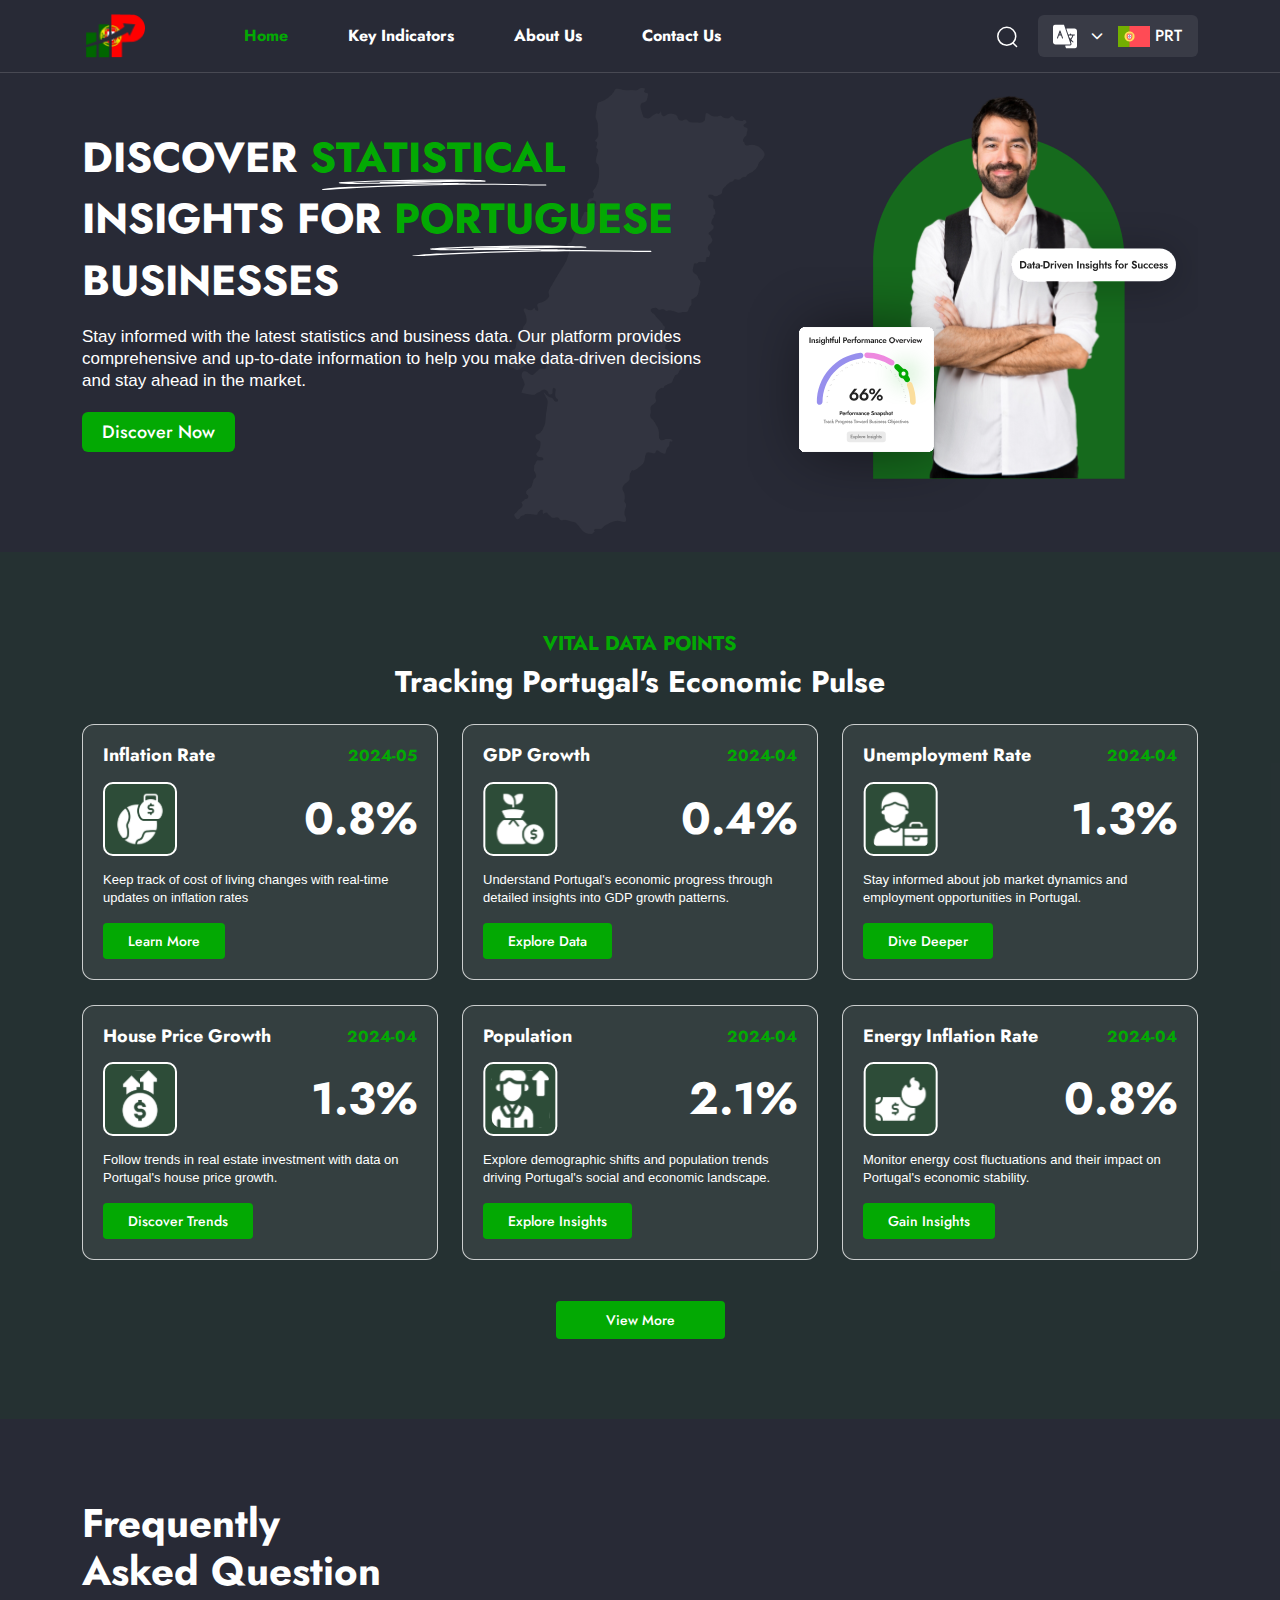
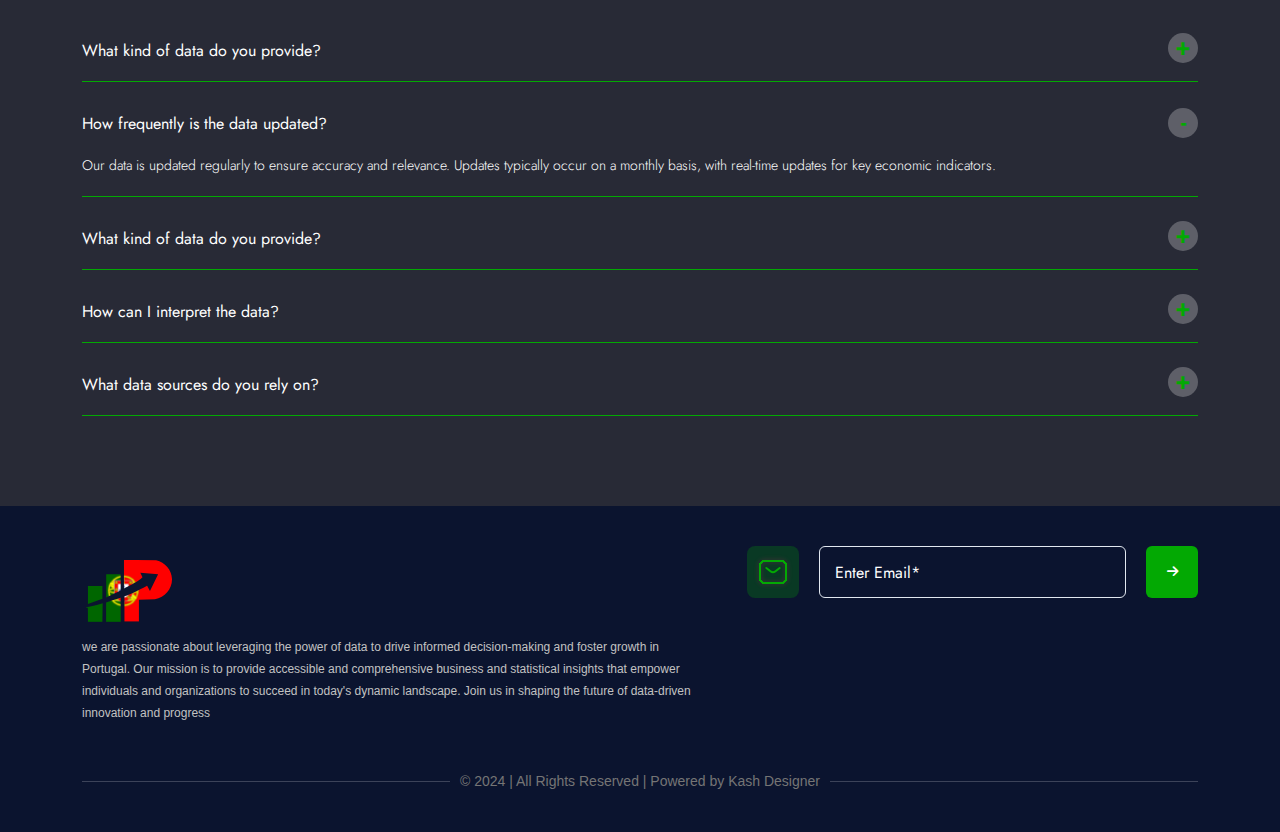
<file: index.html>
<!DOCTYPE html>
<html lang="en">
   <head>
      <meta charset="UTF-8" />
      <meta http-equiv="X-UA-Compatible" content="IE=edge" />
      <meta name="viewport" content="width=device-width, initial-scale=1.0" />
      <title>Portugal Stats | Home</title>
      <!-- Bootstrap 5 -->
      <link href="css/bootstrap.min.css" rel="stylesheet" />
      <!-- Fontawesome css -->
      <link rel="stylesheet" href="https://cdnjs.cloudflare.com/ajax/libs/font-awesome/6.5.2/css/all.min.css" />
      <!-- Custom CSS -->
      <link rel="stylesheet" href="css/main.css" />
      <link rel="stylesheet" href="css/responsive.css" />
	 
	  
   </head>
   <body>
      <!-- --------------NAVBAR Starts----------------- -->
      <nav>
         <div class="container">
            <!-- ---------Large Screen Navbar Starts--------- -->
            <div class="main-nav">
               <div class="left-nav">
                  <a href="index.html" class="logo">
                  <img src="images/portugal-logo.png" alt="" />
                  <span class="d-md-inline-block d-none"></span>
                  </a>
                  <ul class="nav-menu d-xl-flex d-none">
                     <li>
                        <a href="index.html" class="active">Home</a>
                     </li>
                     <li>
                        <a href="">Key Indicators</a>
                     </li>
                     <li>
                        <a href="">About Us</a>
                     </li>
                     <li>
                        <a href="">Contact Us</a>
                     </li>
                  </ul>
               </div>
               <div class="right-nav">
                  <a href="" data-bs-toggle="modal" data-bs-target="#searchModal" class="searchIcon"><img src="images/searchicon.svg" alt=""/></a> 
                  <div class="languageBox">
                     <div class="d-sm-flex">
                        <ul class="nav ml-lg-2 align-self-center">
                           <li>
                              <div class="drop">
                                 <span><img src="images/languageicon.svg" alt=""/></span>
                                 <i class="fas fa-chevron-down"></i>
                              </div>
                              <div class="drop-box">
                                 <div class="menu">
                                    <ul>
                                       <li><a href="">Prt</span></a></li>
                                       <li><a href="">En</span></a></li>
                                    </ul>
                                 </div>
                              </div>
                           </li>
                        </ul>
                     </div>
                     <span class="login__user"><img src="images/prt-flag.png" alt=""/> PRT</span>
                  </div>
               </div>
               <button id="menu__toggler" class="d-xl-none d-block">
               <span></span>
               <span></span>
               <span></span>
               </button>
            </div>
         </div>
         <!-- Large Screen Navbar Ends -->
         </div>
      </nav>
      <!-- MOBILE MENU starts -->
      <div class="mobile-nav">
         <ul class="mobile-nav-menu">
            <li>
               <a href="index.html" class="active">Home</a>
            </li>
            <li>
               <a href="">Key Indicators</a>
            </li>
            <li>
               <a href="">About Us</a>
            </li>
            <li>
               <a href="">Contact Us</a>
            </li>
         </ul>
      </div>
      <!-- Mobile menu ends -->
      <!-- Navbar Ends -->
      <section class="banner-sectionHero">
         <div class="container">
            <div class="row align-item-center">
               <div class="col-md-7">
                  <div class="headBanner">
                     <h1 class="firstline">Discover <span>Statistical</span></h1>
                     <h1 class="secondline">Insights for <span> Portuguese</span> </h1>
                     <h1>Businesses</h1>
                  </div>
                  <p>Stay informed with the latest statistics and business data. Our platform provides comprehensive and up-to-date information to help you make data-driven decisions and stay ahead in the market.</p>
                  <a href="" class="discoverBtn">Discover Now</a>
               </div>
               <div class="col-md-5">
                  <img src="images/righthero-img.svg" alt="" class="rightHeroImage" />
               </div>
            </div>
         </div>
      </section>
      <section class="datapoint">
         <div class="container">
            <div class="row headingAbout align-item-center justify-content-center text-center">
               <div class="col-md-12">
                  <h6>Vital Data Points</h6>
                  <h3>Tracking Portugal's Economic Pulse</h3>
               </div>
            </div>
            <div class="row headingAbout align-item-center justify-content-center mt-3">
               <div class="col-md-4">
                  <div class="dataPointBox">
                     <h5>Inflation Rate <span>2024-05</span></h5>
                     <div class="iconRatio">
                        <img src="images/boxicon1.svg" alt=""/>
                        <h2>0.8%</h2>
                     </div>
                     <p>Keep track of cost of living changes with real-time updates on inflation rates</p>
                     <a href="" class="learnMoreBtn">Learn More</a>
                  </div>
               </div>
               <div class="col-md-4">
                  <div class="dataPointBox">
                     <h5>GDP Growth <span>2024-04</span></h5>
                     <div class="iconRatio">
                        <img src="images/boxicon2.svg" alt=""/>
                        <h2>0.4%</h2>
                     </div>
                     <p>Understand Portugal's economic progress through detailed insights into GDP growth patterns.</p>
                     <a href="" class="learnMoreBtn">Explore Data</a>
                  </div>
               </div>
               <div class="col-md-4">
                  <div class="dataPointBox">
                     <h5>Unemployment Rate <span>2024-04</span></h5>
                     <div class="iconRatio">
                        <img src="images/boxicon3.svg" alt=""/>
                        <h2>1.3%</h2>
                     </div>
                     <p>Stay informed about job market dynamics and employment opportunities in Portugal.</p>
                     <a href="" class="learnMoreBtn">Dive Deeper</a>
                  </div>
               </div>
               <div class="col-md-4">
                  <div class="dataPointBox">
                     <h5>House Price Growth <span>2024-04</span></h5>
                     <div class="iconRatio">
                        <img src="images/boxicon4.svg" alt=""/>
                        <h2>1.3%</h2>
                     </div>
                     <p>Follow trends in real estate investment with data on Portugal's house price growth.</p>
                     <a href="" class="learnMoreBtn">Discover Trends</a>
                  </div>
               </div>
               <div class="col-md-4">
                  <div class="dataPointBox">
                     <h5>Population <span>2024-04</span></h5>
                     <div class="iconRatio">
                        <img src="images/boxicon5.svg" alt=""/>
                        <h2>2.1%</h2>
                     </div>
                     <p>Explore demographic shifts and population trends driving Portugal's social and economic landscape.</p>
                     <a href="" class="learnMoreBtn">Explore Insights</a>
                  </div>
               </div>
               <div class="col-md-4">
                  <div class="dataPointBox">
                     <h5>Energy Inflation Rate <span>2024-04</span></h5>
                     <div class="iconRatio">
                        <img src="images/boxicon6.svg" alt=""/>
                        <h2>0.8%</h2>
                     </div>
                     <p> Monitor energy cost fluctuations and their impact on Portugal's economic stability.</p>
                     <a href="" class="learnMoreBtn">Gain Insights</a>
                  </div>
               </div>
            </div>
            <div class="row align-item-center justify-content-center mt-3">
               <div class="col-md-6 text-center"> 
                  <a href="" class="viewMoreBtn">View More</a>
               </div>
            </div>
         </div>
      </section>
      <section class="faqBox">
         <div class="container">
            <div class="row">
               <div class="col-md-6">
                  <h3>Frequently <Br> Asked Question</h3>
               </div>
            </div>
            <div class="row mt-3">
               <div class="col-md-12">
                  <div class="accordion panel-group" id="accordionExample">
					<div class="accordion-item">
					  <h2 class="accordion-header panel-heading">
						<button class="accordion-button collapsed" type="button" data-bs-toggle="collapse" data-bs-target="#collapseOne" aria-expanded="false" aria-controls="collapseOne">
						  What kind of data do you provide?
						</button>
					  </h2>
					  <div id="collapseOne" class="accordion-collapse collapse" data-bs-parent="#accordionExample">
						<div class="accordion-body">
						  Our data is updated regularly to ensure accuracy and relevance. Updates typically occur on a monthly basis, with real-time updates for key economic indicators.
						</div>
					  </div>
					</div>
					
					<div class="accordion-item">
					  <h2 class="accordion-header panel-heading">
						<button class="accordion-button" type="button" data-bs-toggle="collapse" data-bs-target="#collapseTwo" aria-expanded="false" aria-controls="collapseTwo">
						  How frequently is the data updated?
						</button>
					  </h2>
					  <div id="collapseTwo" class="accordion-collapse collapse show" data-bs-parent="#accordionExample">
						<div class="accordion-body">
						  Our data is updated regularly to ensure accuracy and relevance. Updates typically occur on a monthly basis, with real-time updates for key economic indicators.
						</div>
					  </div>
					</div>
					
					<div class="accordion-item">
					  <h2 class="accordion-header panel-heading">
						<button class="accordion-button collapsed" type="button" data-bs-toggle="collapse" data-bs-target="#collapsethree" aria-expanded="false" aria-controls="collapsethree">
						  What kind of data do you provide?
						</button>
					  </h2>
					  <div id="collapsethree" class="accordion-collapse collapse" data-bs-parent="#accordionExample">
						<div class="accordion-body">
						  Our data is updated regularly to ensure accuracy and relevance. Updates typically occur on a monthly basis, with real-time updates for key economic indicators.
						</div>
					  </div>
					</div>
					
					<div class="accordion-item">
					  <h2 class="accordion-header panel-heading">
						<button class="accordion-button collapsed" type="button" data-bs-toggle="collapse" data-bs-target="#collapsefour" aria-expanded="false" aria-controls="collapsefour">
						  How can I interpret the data?
						</button>
					  </h2>
					  <div id="collapsefour" class="accordion-collapse collapse" data-bs-parent="#accordionExample">
						<div class="accordion-body">
						  Our data is updated regularly to ensure accuracy and relevance. Updates typically occur on a monthly basis, with real-time updates for key economic indicators.
						</div>
					  </div>
					</div>
					
					<div class="accordion-item">
					  <h2 class="accordion-header panel-heading">
						<button class="accordion-button collapsed" type="button" data-bs-toggle="collapse" data-bs-target="#collapsefive" aria-expanded="false" aria-controls="collapsefive">
						  What data sources do you rely on?
						</button>
					  </h2>
					  <div id="collapsefive" class="accordion-collapse collapse" data-bs-parent="#accordionExample">
						<div class="accordion-body">
						  Our data is updated regularly to ensure accuracy and relevance. Updates typically occur on a monthly basis, with real-time updates for key economic indicators.
						</div>
					  </div>
					</div>
					
				  </div>
               </div>
            </div>
         </div>
      </section>
	  
	  
	  
	  <footer class="footerFirst">
	    <div class="container">
		   <div class="row">
		       <div class="col-md-7">
			      <div class="footerLogo">
				    <img src="images/footerlogo.svg" alt=""/>
				    <p>we are passionate about leveraging the power of data to drive informed decision-making and foster growth in Portugal. Our mission is to provide accessible and comprehensive business and statistical insights that empower individuals and organizations to succeed in today's dynamic landscape. Join us in shaping the future of data-driven innovation and progress</p>
				 </div>	
			   </div>
			   <div class="col-md-5">
			      <div class="newsletter">
				     <span><img src="images/footermailicon.svg" alt=""/></span>
					 <div class="newsletterInputBox">
					   <input type="text" class="" placeholder="Enter Email*"/>
					   <button type="submit" class=""><i class="fa-solid fa-arrow-right"></i></button>
					 </div>
					 
				  </div>
			   </div>
		   </div>
		   <div class="row">
		     <div class="col-md-12">
			    <p class="copyright">© 2024 | All Rights Reserved | Powered by Kash Designer </p>
			 </div>
		   </div>
		</div>
	  </footer>
	  
	  
	  <!---- Second Footer Code Comment for Future Use ------->
	      <!--<footer class="footerSecond">
			<div class="container">
			   <div class="row">
				   <div class="col-md-12 col-lg-5">
					  <div class="footerLogo">
						<img src="images/footerlogo.svg" alt=""/>
						<p>we are passionate about leveraging the power of data to drive informed decision-making and foster growth in Portugal. Our mission is to provide accessible and comprehensive business and statistical insights that empower individuals and organizations to succeed in today's dynamic landscape. Join us in shaping the future of data-driven innovation and progress</p>
						
						<ul class="sociaMedia">
						  <li><a href=""><i class="fa-brands fa-facebook"></i></a></li>
						  <li><a href=""><i class="fa-brands fa-instagram"></i></a></li>
						  <li><a href=""><i class="fa-brands fa-whatsapp"></i></a></li>
						  <li><a href=""><i class="fa-brands fa-telegram"></i></a></li>
						  <li><a href=""><i class="fa-brands fa-x-twitter"></i></a></li>
						<ul>
					 </div>	
				   </div>
				   <div class="col-md-12 col-lg-7">
					  <div class="newsletter">
						 <span class="enterMail">
						   <img src="images/footermailicon.svg" alt=""/>
						    <div class="mailTtx">
							  <p>Enter Your Email</p>
						      <small>Our colleagues will contact you soon</small>
							</div>  
						 </span>
						 <div class="newsletterInputBox">
						   <input type="text" class="" placeholder="Enter Email*"/>
						   <button type="submit" class=""><i class="fa-solid fa-arrow-right"></i></button>
						 </div>
					  </div>
					  <div class="row mt-5">
					     <div class="col-md-12 col-lg-6">
						    <h6 class="footerHead">Useful links </h6>
							<ul class="footerMenu">
							   <li><a href=""><i class="fa-solid fa-chevron-right"></i> Home</a></li>
							   <li><a href=""><i class="fa-solid fa-chevron-right"></i> Charts</a></li>
							   <li><a href=""><i class="fa-solid fa-chevron-right"></i> About US</a></li>
							   <li><a href=""><i class="fa-solid fa-chevron-right"></i> Contact US</a></li>
							</ul>
						 </div>
						 <div class="col-md-12 col-lg-6">
						    <h6 class="footerHead">Contact Us </h6>
							<div class="addressBox">
							  <h6>Portuguese Address</h6>
							  <p>Churchill Executive Tower, Business Bay, Portugues, PRT P.O.Box: 001122</p>
							</div>
							<div class="addressBox">
							  <h6>Pakistan</h6>
							  <p>Chandni Chowk Near Rehmanabad, Islamabad, Pakistan</p>
							</div>
						 </div>
					  </div>
				   </div>
			   </div>
			   <div class="row">
				 <div class="col-md-12">
					<p class="copyright">© 2024 | All Rights Reserved | Powered by Kash Designer </p>
				 </div>
			   </div>
			</div>
		  </footer>-->
	  <!---- Second Footer Code End ----->
	  
	  
	  
	  
	  <!-- Modal -->
	<div class="modal fade" id="searchModal" tabindex="-1" aria-labelledby="exampleModalLabel" aria-hidden="true">
	  <div class="modal-dialog">
		<div class="modal-content">
		  <div class="modal-header">
			<h5 class="modal-title" id="exampleModalLabel">Search</h5>
			<button type="button" class="btn-close" data-bs-dismiss="modal" aria-label="Close">
			  <img src="images/closeIcon.svg" alt=""/>
			</button>
		  </div>
		  <div class="modal-body">
			<div class="searchBox">
			  <input class="" placeholder=""/>
			  <i class=""><img src="images/searchicon.svg" alt=""/></i>
			</div>
		  </div>
		</div>
	  </div>
	</div>
	  
      <!-- jQuery -->
      <script src="js/jquery-3.6.0.min.js"></script>
      <!-- Bootstrap js -->
      <script src="js/bootstrap.min.js"></script>
      <!-- Custom JS -->
      <script src="js/custom.js"></script>
	  
      <script>
         const drop = document.querySelector(".drop");
            const dropBox = document.querySelector(".drop-box");
            var state = false;
            drop.addEventListener('click',show);
            function show(){
               if(!state){
                  document.querySelector(".drop i").classList.add("active");
                  dropBox.classList.add("active");
                  state = true;
               }else{
                  document.querySelector(".drop i").classList.remove("active");
                  dropBox.classList.remove("active");
                  state = false;
            }
         }
      </script>
   </body>
</html>
</file>
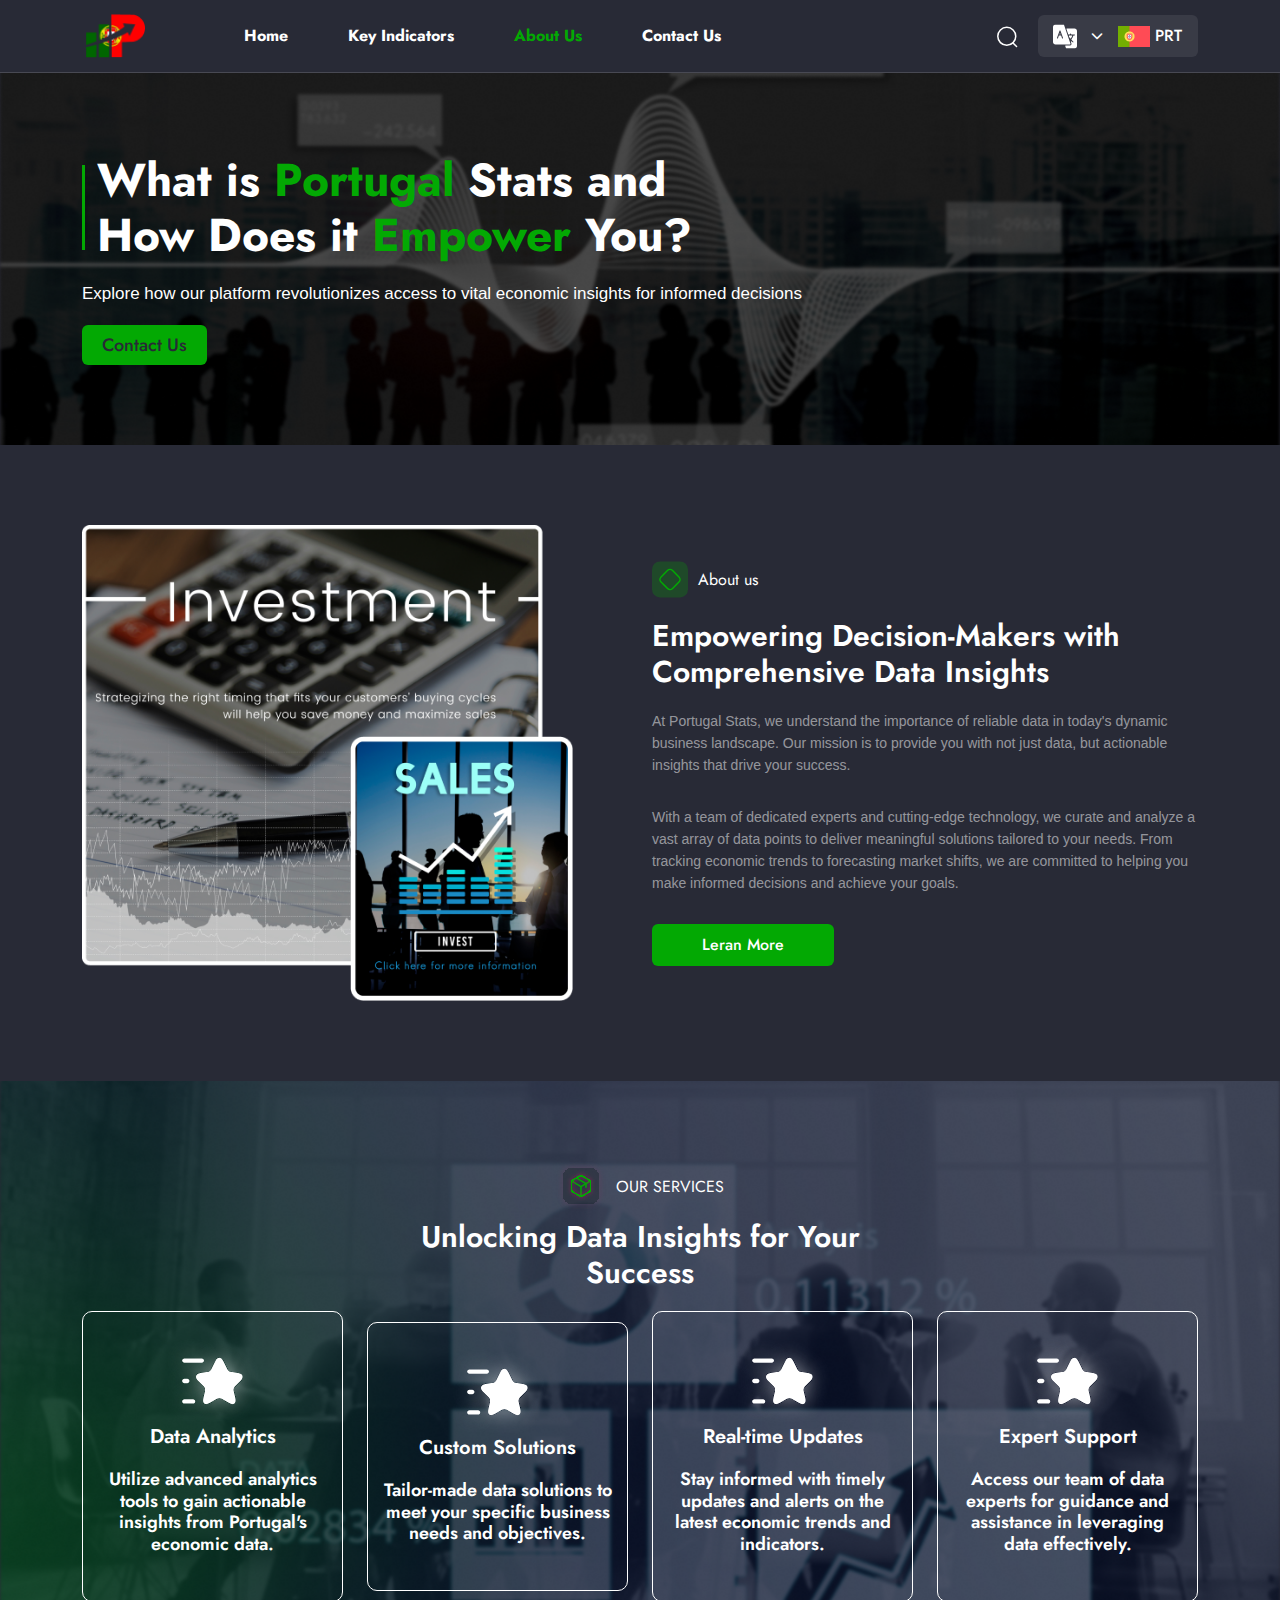
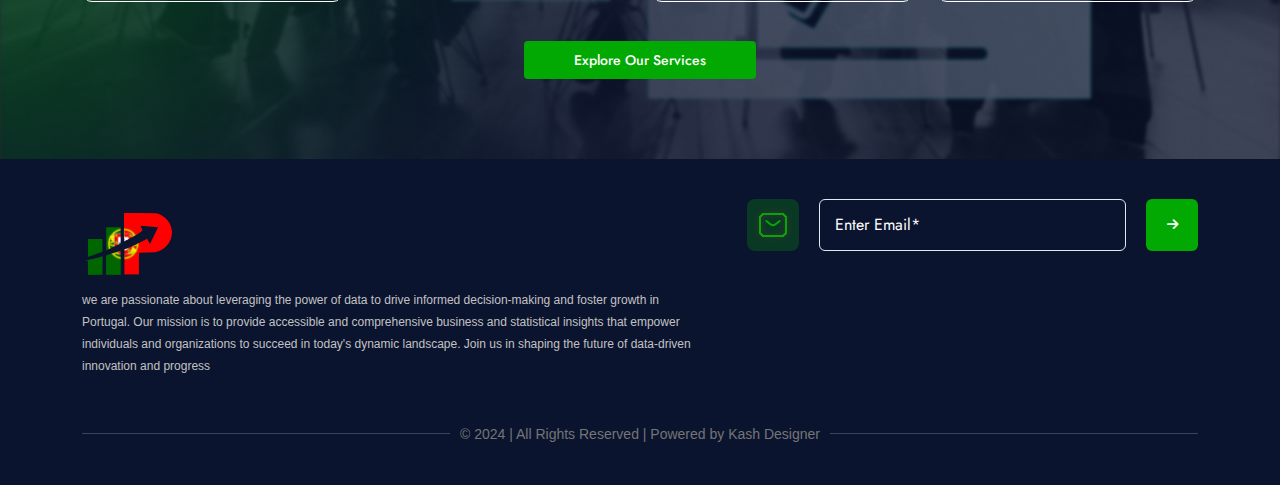
<file: aboutus.html>
<!DOCTYPE html>
<html lang="en">
   <head>
      <meta charset="UTF-8" />
      <meta http-equiv="X-UA-Compatible" content="IE=edge" />
      <meta name="viewport" content="width=device-width, initial-scale=1.0" />
      <title>Portugal Stats | About Us</title>
      <!-- Bootstrap 5 -->
      <link href="css/bootstrap.min.css" rel="stylesheet" />
      <!-- Fontawesome css -->
      <link rel="stylesheet" href="https://cdnjs.cloudflare.com/ajax/libs/font-awesome/6.5.2/css/all.min.css" />
      <!-- Custom CSS -->
      <link rel="stylesheet" href="css/main.css" />
      <link rel="stylesheet" href="css/responsive.css" />
	 
	  
   </head>
   <body>
      <!-- --------------NAVBAR Starts----------------- -->
      <nav>
         <div class="container">
            <!-- ---------Large Screen Navbar Starts--------- -->
            <div class="main-nav">
               <div class="left-nav">
                  <a href="index.html" class="logo">
                  <img src="images/portugal-logo.png" alt="" />
                  <span class="d-md-inline-block d-none"></span>
                  </a>
                  <ul class="nav-menu d-xl-flex d-none">
                     <li>
                        <a href="index.html">Home</a>
                     </li>
                     <li>
                        <a href="">Key Indicators</a>
                     </li>
                     <li>
                        <a href="" class="active">About Us</a>
                     </li>
                     <li>
                        <a href="">Contact Us</a>
                     </li>
                  </ul>
               </div>
               <div class="right-nav">
                  <a href="" data-bs-toggle="modal" data-bs-target="#searchModal" class="searchIcon"><img src="images/searchicon.svg" alt=""/></a> 
                  <div class="languageBox">
                     <div class="d-sm-flex">
                        <ul class="nav ml-lg-2 align-self-center">
                           <li>
                              <div class="drop">
                                 <span><img src="images/languageicon.svg" alt=""/></span>
                                 <i class="fas fa-chevron-down"></i>
                              </div>
                              <div class="drop-box">
                                 <div class="menu">
                                    <ul>
                                       <li><a href="">Prt</span></a></li>
                                       <li><a href="">En</span></a></li>
                                    </ul>
                                 </div>
                              </div>
                           </li>
                        </ul>
                     </div>
                     <span class="login__user"><img src="images/prt-flag.png" alt=""/> PRT</span>
                  </div>
               </div>
               <button id="menu__toggler" class="d-xl-none d-block">
               <span></span>
               <span></span>
               <span></span>
               </button>
            </div>
         </div>
         <!-- Large Screen Navbar Ends -->
         </div>
      </nav>
      <!-- MOBILE MENU starts -->
      <div class="mobile-nav">
         <ul class="mobile-nav-menu">
            <li>
               <a href="index.html">Home</a>
            </li>
            <li>
               <a href="">Key Indicators</a>
            </li>
            <li>
               <a href="" class="active">About Us</a>
            </li>
            <li>
               <a href="">Contact Us</a>
            </li>
         </ul>
      </div>
      <!-- Mobile menu ends -->
      <!-- Navbar Ends -->
      <section class="aboutUsHero">
         <div class="container">
            <div class="row align-item-center">
               <div class="col-md-9">
                  <div class="headBanner">
                     <h1 class="">What is <span>Portugal</span> Stats and</h1>
					 <h1 class="">How Does it <span>Empower</span> You?</h1>
                  </div>
				  <p>Explore how our platform revolutionizes access to vital economic insights for informed decisions</p>
					 <a href="" class="learnMoreBtn">Contact Us</a>
               </div>
            </div>
         </div>
      </section>
	  
	  
	  <section class="aboutSecondSection">
	      <div class="container">
            <div class="row align-item-center">
			    <div class="col-md-6">
				   <img src="images/aboutleftimg.png" class="w-100" alt=""/>
				</div>
				 <div class="col-md-6">
				    <div class="rightAboutConent">
					   <h6><img src="images/aboutlabel.svg" alt=""/> About us</h6>
					   <h2>Empowering Decision-Makers with Comprehensive Data Insights</h2>
					   <p>At Portugal Stats, we understand the importance of reliable data in today's dynamic business landscape. Our mission is to provide you with not just data, but actionable insights that drive your success.</p>
					   <p>With a team of dedicated experts and cutting-edge technology, we curate and analyze a vast array of data points to deliver meaningful solutions tailored to your needs. From tracking economic trends to forecasting market shifts, we are committed to helping you make informed decisions and achieve your goals.</p>
					   <a href="" class="aboutBtn">Leran More</a>
					 </div>  
				</div>
			</div>
         </div>	
	  </section>
	  
    
	
	  <section class="servicesBgImage">
	      <div class="container">
             <div class="row align-items-center justify-content-center">
			   <div class="col-md-6">
			      <h6><img src="images/serviceslabel.svg" alt=""/> OUR SERVICES</h6>
				  <h2>Unlocking Data Insights for Your Success</h2>
			   </div>
	         </div>
			 
			 <div class="row align-items-center justify-content-center">
			   <div class="col-md-6 col-lg-3">
			      <div class="servicesBox">
				    <img src="images/staricon.svg" alt=""/>
					 <h3>Data Analytics</h3>
					 <h4>Utilize advanced analytics tools to gain actionable insights from Portugal's economic data.</h4>
				  </div>
			   </div>
			   <div class="col-md-6 col-lg-3">
			      <div class="servicesBox">
				    <img src="images/staricon.svg" alt=""/>
					 <h3>Custom Solutions</h3>
					 <h4>Tailor-made data solutions to meet your specific business needs and objectives.</h4>
				  </div>
			   </div>
			   <div class="col-md-6 col-lg-3">
			      <div class="servicesBox">
				    <img src="images/staricon.svg" alt=""/>
					 <h3>Real-time Updates</h3>
					 <h4>Stay informed with timely updates and alerts on the latest economic trends and indicators.</h4>
				  </div>
			   </div>
			   <div class="col-md-6 col-lg-3">
			      <div class="servicesBox">
				    <img src="images/staricon.svg" alt=""/>
					 <h3>Expert Support</h3>
					 <h4>Access our team of data experts for guidance and assistance in leveraging data effectively.</h4>
				  </div>
			   </div>
	         </div>
			 <div class="row align-item-center justify-content-center mt-4">
               <div class="col-md-6 text-center"> 
                  <a href="" class="viewMoreBtn">Explore Our Services</a>
               </div>
            </div>
			 
          </div>	
	  </section> 
	  
	  <footer class="footerFirst">
	    <div class="container">
		   <div class="row">
		       <div class="col-md-7">
			      <div class="footerLogo">
				    <img src="images/footerlogo.svg" alt=""/>
				    <p>we are passionate about leveraging the power of data to drive informed decision-making and foster growth in Portugal. Our mission is to provide accessible and comprehensive business and statistical insights that empower individuals and organizations to succeed in today's dynamic landscape. Join us in shaping the future of data-driven innovation and progress</p>
				 </div>	
			   </div>
			   <div class="col-md-5">
			      <div class="newsletter">
				     <span><img src="images/footermailicon.svg" alt=""/></span>
					 <div class="newsletterInputBox">
					   <input type="text" class="" placeholder="Enter Email*"/>
					   <button type="submit" class=""><i class="fa-solid fa-arrow-right"></i></button>
					 </div>
					 
				  </div>
			   </div>
		   </div>
		   <div class="row">
		     <div class="col-md-12">
			    <p class="copyright">© 2024 | All Rights Reserved | Powered by Kash Designer </p>
			 </div>
		   </div>
		</div>
	  </footer>
	  
	  
	  <!---- Second Footer Code Comment for Future Use ------->
	      <!--<footer class="footerSecond">
			<div class="container">
			   <div class="row">
				   <div class="col-md-12 col-lg-5">
					  <div class="footerLogo">
						<img src="images/footerlogo.svg" alt=""/>
						<p>we are passionate about leveraging the power of data to drive informed decision-making and foster growth in Portugal. Our mission is to provide accessible and comprehensive business and statistical insights that empower individuals and organizations to succeed in today's dynamic landscape. Join us in shaping the future of data-driven innovation and progress</p>
						
						<ul class="sociaMedia">
						  <li><a href=""><i class="fa-brands fa-facebook"></i></a></li>
						  <li><a href=""><i class="fa-brands fa-instagram"></i></a></li>
						  <li><a href=""><i class="fa-brands fa-whatsapp"></i></a></li>
						  <li><a href=""><i class="fa-brands fa-telegram"></i></a></li>
						  <li><a href=""><i class="fa-brands fa-x-twitter"></i></a></li>
						<ul>
					 </div>	
				   </div>
				   <div class="col-md-12 col-lg-7">
					  <div class="newsletter">
						 <span class="enterMail">
						   <img src="images/footermailicon.svg" alt=""/>
						    <div class="mailTtx">
							  <p>Enter Your Email</p>
						      <small>Our colleagues will contact you soon</small>
							</div>  
						 </span>
						 <div class="newsletterInputBox">
						   <input type="text" class="" placeholder="Enter Email*"/>
						   <button type="submit" class=""><i class="fa-solid fa-arrow-right"></i></button>
						 </div>
					  </div>
					  <div class="row mt-5">
					     <div class="col-md-12 col-lg-6">
						    <h6 class="footerHead">Useful links </h6>
							<ul class="footerMenu">
							   <li><a href=""><i class="fa-solid fa-chevron-right"></i> Home</a></li>
							   <li><a href=""><i class="fa-solid fa-chevron-right"></i> Charts</a></li>
							   <li><a href=""><i class="fa-solid fa-chevron-right"></i> About US</a></li>
							   <li><a href=""><i class="fa-solid fa-chevron-right"></i> Contact US</a></li>
							</ul>
						 </div>
						 <div class="col-md-12 col-lg-6">
						    <h6 class="footerHead">Contact Us </h6>
							<div class="addressBox">
							  <h6>Portuguese Address</h6>
							  <p>Churchill Executive Tower, Business Bay, Portugues, PRT P.O.Box: 001122</p>
							</div>
							<div class="addressBox">
							  <h6>Pakistan</h6>
							  <p>Chandni Chowk Near Rehmanabad, Islamabad, Pakistan</p>
							</div>
						 </div>
					  </div>
				   </div>
			   </div>
			   <div class="row">
				 <div class="col-md-12">
					<p class="copyright">© 2024 | All Rights Reserved | Powered by Kash Designer </p>
				 </div>
			   </div>
			</div>
		  </footer>-->
	  <!---- Second Footer Code End ----->
	  
	  
	  
	  
	  <!-- Modal -->
	<div class="modal fade" id="searchModal" tabindex="-1" aria-labelledby="exampleModalLabel" aria-hidden="true">
	  <div class="modal-dialog">
		<div class="modal-content">
		  <div class="modal-header">
			<h5 class="modal-title" id="exampleModalLabel">Search</h5>
			<button type="button" class="btn-close" data-bs-dismiss="modal" aria-label="Close">
			  <img src="images/closeIcon.svg" alt=""/>
			</button>
		  </div>
		  <div class="modal-body">
			<div class="searchBox">
			  <input class="" placeholder=""/>
			  <i class=""><img src="images/searchicon.svg" alt=""/></i>
			</div>
		  </div>
		</div>
	  </div>
	</div>
	  
      <!-- jQuery -->
      <script src="js/jquery-3.6.0.min.js"></script>
      <!-- Bootstrap js -->
      <script src="js/bootstrap.min.js"></script>
      <!-- Custom JS -->
      <script src="js/custom.js"></script>
	  
      <script>
         const drop = document.querySelector(".drop");
            const dropBox = document.querySelector(".drop-box");
            var state = false;
            drop.addEventListener('click',show);
            function show(){
               if(!state){
                  document.querySelector(".drop i").classList.add("active");
                  dropBox.classList.add("active");
                  state = true;
               }else{
                  document.querySelector(".drop i").classList.remove("active");
                  dropBox.classList.remove("active");
                  state = false;
            }
         }
      </script>
   </body>
</html>
</file>
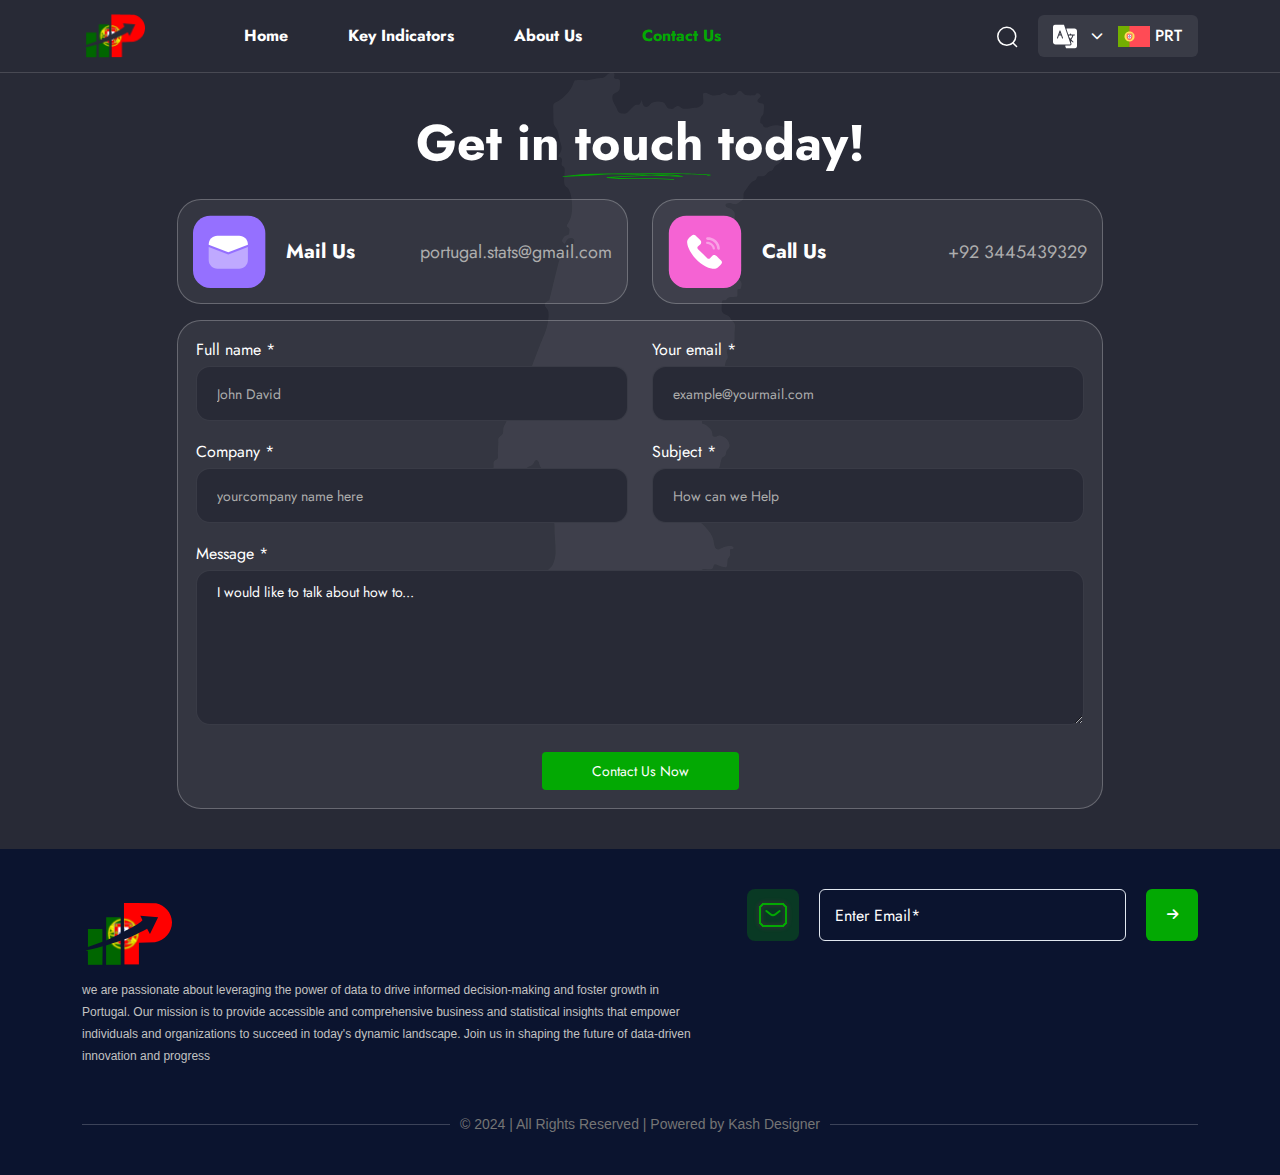
<file: contactus.html>
<!DOCTYPE html>
<html lang="en">
   <head>
      <meta charset="UTF-8" />
      <meta http-equiv="X-UA-Compatible" content="IE=edge" />
      <meta name="viewport" content="width=device-width, initial-scale=1.0" />
      <title>Portugal Stats | Contact Us</title>
      <!-- Bootstrap 5 -->
      <link href="css/bootstrap.min.css" rel="stylesheet" />
      <!-- Fontawesome css -->
      <link rel="stylesheet" href="https://cdnjs.cloudflare.com/ajax/libs/font-awesome/6.5.2/css/all.min.css" />
      <!-- Custom CSS -->
      <link rel="stylesheet" href="css/main.css" />
      <link rel="stylesheet" href="css/responsive.css" />
	 
	  
   </head>
   <body>
      <!-- --------------NAVBAR Starts----------------- -->
      <nav>
         <div class="container">
            <!-- ---------Large Screen Navbar Starts--------- -->
            <div class="main-nav">
               <div class="left-nav">
                  <a href="index.html" class="logo">
                  <img src="images/portugal-logo.png" alt="" />
                  <span class="d-md-inline-block d-none"></span>
                  </a>
                  <ul class="nav-menu d-xl-flex d-none">
                     <li>
                        <a href="index.html">Home</a>
                     </li>
                     <li>
                        <a href="">Key Indicators</a>
                     </li>
                     <li>
                        <a href="">About Us</a>
                     </li>
                     <li>
                        <a href="" class="active">Contact Us</a>
                     </li>
                  </ul>
               </div>
               <div class="right-nav">
                  <a href="" data-bs-toggle="modal" data-bs-target="#searchModal" class="searchIcon"><img src="images/searchicon.svg" alt=""/></a> 
                  <div class="languageBox">
                     <div class="d-sm-flex">
                        <ul class="nav ml-lg-2 align-self-center">
                           <li>
                              <div class="drop">
                                 <span><img src="images/languageicon.svg" alt=""/></span>
                                 <i class="fas fa-chevron-down"></i>
                              </div>
                              <div class="drop-box">
                                 <div class="menu">
                                    <ul>
                                       <li><a href="">Prt</span></a></li>
                                       <li><a href="">En</span></a></li>
                                    </ul>
                                 </div>
                              </div>
                           </li>
                        </ul>
                     </div>
                     <span class="login__user"><img src="images/prt-flag.png" alt=""/> PRT</span>
                  </div>
               </div>
               <button id="menu__toggler" class="d-xl-none d-block">
               <span></span>
               <span></span>
               <span></span>
               </button>
            </div>
         </div>
         <!-- Large Screen Navbar Ends -->
         </div>
      </nav>
      <!-- MOBILE MENU starts -->
      <div class="mobile-nav">
         <ul class="mobile-nav-menu">
            <li>
               <a href="index.html">Home</a>
            </li>
            <li>
               <a href="">Key Indicators</a>
            </li>
            <li>
               <a href="">About Us</a>
            </li>
            <li>
               <a href="" class="active">Contact Us</a>
            </li>
         </ul>
      </div>
      <!-- Mobile menu ends -->
      <!-- Navbar Ends -->
      <section class="contactHeroImage">
         <div class="container">
            <div class="row align-item-center">
               <div class="col-md-12">
                  <div class="headBanner">
                     <h1 class="firstline">Get in touch today!</h1>
                  </div>
               </div>
            </div>
			
			<div class="row align-item-center justify-content-center mt-3">
               <div class="col-md-10 col-lg-5">
                  <div class="contactMailBox">
				     <div class="leftIconBox">
					    <span><img src="images/mailusicon.svg" alt=""/></span>
						Mail Us
					 </div>
					 <div class="rightMail">
					    portugal.stats@gmail.com
					 </div>
					 
				  </div>
               </div>
			   <div class="col-md-10 col-lg-5">
                  <div class="contactMailBox">
				     <div class="leftIconBox">
					    <span><img src="images/callusicon.svg" alt=""/></span>
						Call Us
					 </div>
					 <div class="rightMail">
					    +92 3445439329
					 </div>
					 
				  </div>
               </div>
            </div>
			
			
			<div class="row align-item-center justify-content-center mt-3">
               <div class="col-md-10">
			      <div class="formBoxContact">
				     <div class="row">
					    <div class="col-md-12 col-lg-6">
						   <label>Full name *</label>
						   <input type="text" class="" placeholder="John David"/>
						</div>
						<div class="col-md-12 col-lg-6">
						   <label>Your email *</label>
						   <input type="text" class="" placeholder="example@yourmail.com"/>
						</div>
						<div class="col-md-12 col-lg-6">
						   <label>Company *</label>
						   <input type="text" class="" placeholder="yourcompany name here"/>
						</div>
						<div class="col-md-12 col-lg-6">
						   <label>Subject *</label>
						   <input type="text" class="" placeholder="How can we Help"/>
						</div>
						<div class="col-md-12 col-lg-12">
						   <label>Message *</label>
						   <textarea class="" placeholder="I would like to talk about how to..."></textarea>
						</div>
						<div class="col-md-12 text-center"> 
							<button type="submit" class="viewMoreBtn">Contact Us Now</button>
						</div>
					 </div>
				  </div>
			   </div>
		    </div>	
			
         </div>
      </section>
    

	  
	  <footer class="footerFirst">
	    <div class="container">
		   <div class="row">
		       <div class="col-md-7">
			      <div class="footerLogo">
				    <img src="images/footerlogo.svg" alt=""/>
				    <p>we are passionate about leveraging the power of data to drive informed decision-making and foster growth in Portugal. Our mission is to provide accessible and comprehensive business and statistical insights that empower individuals and organizations to succeed in today's dynamic landscape. Join us in shaping the future of data-driven innovation and progress</p>
				 </div>	
			   </div>
			   <div class="col-md-5">
			      <div class="newsletter">
				     <span><img src="images/footermailicon.svg" alt=""/></span>
					 <div class="newsletterInputBox">
					   <input type="text" class="" placeholder="Enter Email*"/>
					   <button type="submit" class=""><i class="fa-solid fa-arrow-right"></i></button>
					 </div>
					 
				  </div>
			   </div>
		   </div>
		   <div class="row">
		     <div class="col-md-12">
			    <p class="copyright">© 2024 | All Rights Reserved | Powered by Kash Designer </p>
			 </div>
		   </div>
		</div>
	  </footer>
	  
	  
	  <!---- Second Footer Code Comment for Future Use ------->
	      <!--<footer class="footerSecond">
			<div class="container">
			   <div class="row">
				   <div class="col-md-12 col-lg-5">
					  <div class="footerLogo">
						<img src="images/footerlogo.svg" alt=""/>
						<p>we are passionate about leveraging the power of data to drive informed decision-making and foster growth in Portugal. Our mission is to provide accessible and comprehensive business and statistical insights that empower individuals and organizations to succeed in today's dynamic landscape. Join us in shaping the future of data-driven innovation and progress</p>
						
						<ul class="sociaMedia">
						  <li><a href=""><i class="fa-brands fa-facebook"></i></a></li>
						  <li><a href=""><i class="fa-brands fa-instagram"></i></a></li>
						  <li><a href=""><i class="fa-brands fa-whatsapp"></i></a></li>
						  <li><a href=""><i class="fa-brands fa-telegram"></i></a></li>
						  <li><a href=""><i class="fa-brands fa-x-twitter"></i></a></li>
						<ul>
					 </div>	
				   </div>
				   <div class="col-md-12 col-lg-7">
					  <div class="newsletter">
						 <span class="enterMail">
						   <img src="images/footermailicon.svg" alt=""/>
						    <div class="mailTtx">
							  <p>Enter Your Email</p>
						      <small>Our colleagues will contact you soon</small>
							</div>  
						 </span>
						 <div class="newsletterInputBox">
						   <input type="text" class="" placeholder="Enter Email*"/>
						   <button type="submit" class=""><i class="fa-solid fa-arrow-right"></i></button>
						 </div>
					  </div>
					  <div class="row mt-5">
					     <div class="col-md-12 col-lg-6">
						    <h6 class="footerHead">Useful links </h6>
							<ul class="footerMenu">
							   <li><a href=""><i class="fa-solid fa-chevron-right"></i> Home</a></li>
							   <li><a href=""><i class="fa-solid fa-chevron-right"></i> Charts</a></li>
							   <li><a href=""><i class="fa-solid fa-chevron-right"></i> About US</a></li>
							   <li><a href=""><i class="fa-solid fa-chevron-right"></i> Contact US</a></li>
							</ul>
						 </div>
						 <div class="col-md-12 col-lg-6">
						    <h6 class="footerHead">Contact Us </h6>
							<div class="addressBox">
							  <h6>Portuguese Address</h6>
							  <p>Churchill Executive Tower, Business Bay, Portugues, PRT P.O.Box: 001122</p>
							</div>
							<div class="addressBox">
							  <h6>Pakistan</h6>
							  <p>Chandni Chowk Near Rehmanabad, Islamabad, Pakistan</p>
							</div>
						 </div>
					  </div>
				   </div>
			   </div>
			   <div class="row">
				 <div class="col-md-12">
					<p class="copyright">© 2024 | All Rights Reserved | Powered by Kash Designer </p>
				 </div>
			   </div>
			</div>
		  </footer>-->
	  <!---- Second Footer Code End ----->
	  
	  
	  
	  
	  <!-- Modal -->
	<div class="modal fade" id="searchModal" tabindex="-1" aria-labelledby="exampleModalLabel" aria-hidden="true">
	  <div class="modal-dialog">
		<div class="modal-content">
		  <div class="modal-header">
			<h5 class="modal-title" id="exampleModalLabel">Search</h5>
			<button type="button" class="btn-close" data-bs-dismiss="modal" aria-label="Close">
			  <img src="images/closeIcon.svg" alt=""/>
			</button>
		  </div>
		  <div class="modal-body">
			<div class="searchBox">
			  <input class="" placeholder=""/>
			  <i class=""><img src="images/searchicon.svg" alt=""/></i>
			</div>
		  </div>
		</div>
	  </div>
	</div>
	  
      <!-- jQuery -->
      <script src="js/jquery-3.6.0.min.js"></script>
      <!-- Bootstrap js -->
      <script src="js/bootstrap.min.js"></script>
      <!-- Custom JS -->
      <script src="js/custom.js"></script>
	  
      <script>
         const drop = document.querySelector(".drop");
            const dropBox = document.querySelector(".drop-box");
            var state = false;
            drop.addEventListener('click',show);
            function show(){
               if(!state){
                  document.querySelector(".drop i").classList.add("active");
                  dropBox.classList.add("active");
                  state = true;
               }else{
                  document.querySelector(".drop i").classList.remove("active");
                  dropBox.classList.remove("active");
                  state = false;
            }
         }
      </script>
   </body>
</html>
</file>
<file: css/main.css>
@import url('https://fonts.googleapis.com/css2?family=Jost:ital,wght@0,100..900;1,100..900&display=swap');

* {
  box-sizing: border-box;
}
html {
  scroll-behavior: smooth;
}
body{font-family: "Jost", sans-serif;font-size:13px;margin:0;padding:0;font-weight:500;background-color: #282A36;line-height: 22px;}
:root{--primarycolor:#fa8925;--secondarycolor:#151875;--color1:#405ea2;--color2:#a2a5b9;--color3:#151875;--trans:.5s ease}
.primary-color{color:#fa8925!important}
.secondary-color{color:#151875!important}
.color2{color:#a2a5b9!important}
.text-grey{color:#8c8c8c!important}
.text-grey-dark{color:#434343!important}
a{text-decoration:none;display:inline-block;color:#000!important}
ul{list-style:none;padding:0!important;margin:0!important}
h1,h2,h3,h4,h5,h6{font-weight:700!important}
h2{font-size:34px}
h3{font-size:28px}
h4{font-size:24px}
h5{font-size:18px}
h6{font-size:16px}
p{font-family:'Roboto',sans-serif}
.fw-300 {font-weight:300;}
.fw-400 {font-weight:400;}
.fw-500{font-weight:500}
.fw-600{font-weight:600}
.fw-700{font-weight:700}
input:focus{box-shadow:none!important}
button{background-color:transparent;border:none}
body.loaded{overflow-y:auto}
.p-relative{position:relative!important}
.align-item-center{align-items:center}
.section-top{padding-top:74px!important}
.section-bottom{padding-bottom:74px!important}
.section-heading{color:var(--color3);text-align:center;position:relative;width:100%;margin-bottom:40px}
.section-heading::before{content:'';position:absolute;left:0;top:50%;transform:translateY(-50%);height:5px;width:100%;background:#e5e5e5;border-radius:5px}
.section-heading .heading-inner{background-color:#fff;z-index:10!important;display:inline-block;padding:0 40px;position:relative;padding:0 28px}
.section-heading h2{text-transform:uppercase;font-weight:700;margin-bottom:0;line-height:40px}
.section-heading span{margin-bottom:0;font-size:25px}
.primary-btn{display:inline-block;border:2px solid #fff;color:#fff!important;border-radius:50px;padding:4px 0;text-transform:uppercase;min-width:200px;font-weight:600;transition:var(--trans)}
.primary-btn:hover{background:#5b9cb1}
.secondary-btn{display:inline-block;border:2px solid #0067dd;color:#0067dd!important;border-radius:50px;padding:4px 40px;font-weight:600;text-transform:uppercase;transition:var(--trans)}
.secondary-btn:hover{background-color:#0067dd;color:#fff!important}
.carousel-section{position:relative}
.customNavigation{position:absolute;top:42%;left:0;width:100%;display:flex;justify-content:space-between;z-index:2;height:0}
.customNavigation a{display:flex;align-items:center;justify-content:center;height:56px;width:56px;border-radius:50px;background:rgba(255,255,255,0.8);border:1px solid #e9e9ed}
.customNavigation a svg{height:20px;width:auto;stroke:#a4a4a4;transition:var(--trans)}
.customNavigation a:hover svg{stroke:var(--color3)}
.customNavigation .prev_owl{margin-left:-28px}
.customNavigation .next_owl{margin-right:-28px}
.owl-nav,.owl-dots{display:none!important}
section{position:relative}
nav { background: #282A36; z-index: 999; position: relative; transition: var(--trans); border-bottom: 1px solid #FFFFFF26; top: 0; left: 0; right: 0; width: 100%;}
nav.stick_header{z-index:10000}
.main-nav{display:flex;justify-content:space-between;align-items:center;position:relative}
.logo img{width:63px}
.main-nav .logo span,.mobile-top-logo span{color:var(--color2)!important;font-weight:700;font-size:13px}
.main-nav .left-nav,.main-nav .right-nav{display:flex;align-items:center}
.main-nav ul.nav-menu{display:flex;align-items:center;margin-left:65px!important}
.main-nav ul.nav-menu li a.dropdown{padding-right:22px!important}
.main-nav ul.nav-menu li a:not(.dropdown-headings-lg,.dropdown-headings-sm){font-weight:700;position:relative;padding:25px 30px;color:#ffffff !important;transition:var(--trans);font-size:16px}
.main-nav ul.nav-menu li:hover a,.main-nav ul.nav-menu li:hover a:not(.mega-headings-link){color:#03A903!important}
.main-nav ul.nav-menu li a.active,.main-nav ul.nav-menu li a.active{color:#03A903!important}
.main-nav ul.nav-menu li a.dropdown::before,.main-nav ul.nav-menu li a.dropdown::after{content:'';position:absolute;top:32px;height:5px;width:1px;background-color:var(--color2);transition:var(--trans)}
.main-nav ul.nav-menu li a.dropdown::before{transform:rotate(45deg);right:12px}
.main-nav ul.nav-menu li a.dropdown::after{transform:rotate(-45deg);right:15px}
.main-nav ul.nav-menu li:hover a.dropdown::before{transform:rotate(135deg)}
.main-nav ul.nav-menu li:hover a.dropdown::after{transform:rotate(-135deg)}
.main-nav ul.nav-menu li:hover a.dropdown:before,.main-nav ul.nav-menu li:hover a.dropdown::after{background-color:#7703fc!important}
.main-nav ul.nav-menu li .subnav__menu li a{color:var(--color2)!important}
.main-nav ul.nav-menu li:hover .subnav__menu li a{color:var(--color2)!important}
.main-nav ul.nav-menu li .subnav__menu li:hover a{color:#7703fc!important}
.main-nav ul.nav-menu li:hover .subnav__menu .dropdown-headings-lg{color:var(--color1)!important}
.main-nav ul.nav-menu li:hover .subnav__menu .dropdown-headings-lg:hover{color:var(--primaryColor)!important}
.main-nav ul.nav-menu li:hover .subnav__menu .dropdown-headings-sm{color:#282c3f!important}
.main-nav ul.nav-menu li:hover .subnav__menu .dropdown-headings-sm:hover{color:var(--primaryColor)!important}
.main-nav ul.nav-menu li:hover .subnav-blocks ul li a{color:var(--color2)!important}
.main-nav ul.nav-menu li:hover .subnav-blocks ul li:hover a{color:var(--primaryColor)!important}
.main-nav .search-block .input-group{background-color:#e5e5e5;border-radius:50px;overflow:hidden;width:180px}
.main-nav .search-block .input-group input{background-color:transparent;border:none;padding:5px 0;padding-left:10px;color:var(--color3)!important;font-size:14px;font-weight:500}
.main-nav .search-block .input-group input::placeholder{color:#151875!important;font-size:14px;font-weight:500}
.main-nav .search-block .input-group span{background-color:transparent;color:var(--color3);border:none!important;padding-left:16px;padding-right:0;margin:0!important}
.main-nav .search-block .input-group span svg{height:14px;width:15px}
.main-nav .right-nav .login__user{padding:10px 15px;font-size:16px;color:#fff;}
.main-nav .right-nav a { display: block; color: #fff !important; font-weight: 400; transition: var(--trans); background: #00061A; border-radius: 4px;border: 1px solid #565656;}
.main-nav .right-nav a:hover{color:#fff!important}
.main-nav .right-nav svg{min-height:25px;max-height:25px;max-width:25px;stroke:var(--color3)!important;display:inline-block;transition:var(--trans)}
.main-nav .right-nav a:hover svg{stroke:var(--primaryColor)!important}
.subnav__menu{position:absolute;left:50%;transform:translateX(-50%)!important;margin:0 auto;width:1200px;opacity:0;z-index:-2;min-height:0;max-height:0;transform:scaleY(0);transform-origin:top;transition:top,opacity .4s ease;overflow-y:auto;background-color:#0c0c18}
.main-nav ul.nav-menu li:hover .subnav__menu{opacity:1;z-index:500;min-height:100px;max-height:100vh;transform:scaleY(1) translateX(-50%)!important}
.main-nav ul.nav-menu li:hover .subnav__menu.megaMenu{height:498px;box-shadow:0 10px 40px -10px rgba(0,0,0,0.15)}
.subnav__menu_sm{position:absolute;top:100%;right:0!important;width:200px;right:14%;padding:14px;box-shadow:0 10px 40px -10px rgba(0,0,0,0.15)}
.main-nav .subnav__menu_sm li a{padding:4px 0!important}
.subnav__menu::-webkit-scrollbar{width:4px}
.subnav__menu::-webkit-scrollbar-track{background-color:rgba(0,0,0,0.1)}
.subnav__menu::-webkit-scrollbar-thumb{background-color:#405ea2}
.subnav__menu .subnav-blocks{padding:20px}
.subnav__menu [class*='col-']:nth-child(odd){background:rgba(186,186,186,0.13)}
.subnav__menu .dropdown-headings-lg{color:var(--color1)!important;font-weight:700;font-size:18px;margin-bottom:8px;transition:var(--trans)}
.subnav__menu .dropdown-headings-sm{color:#282c3f!important;font-weight:700;font-size:16px;padding-left:12px;transition:var(--trans)}
.subnav__menu .dropdown-headings-lg:hover,.subnav__menu .dropdown-headings-lg:hover{color:var(--primaryColor)!important}
.subnav__menu ul li{padding-left:12px;line-height:22px}
.subnav__menu ul li a{padding:0!important;font-size:14px}
.subnav__menu hr{background:rgba(186,186,186,0.5);height:2px;margin-top:22px;margin-bottom:16px}
#menu__toggler{height:28px;width:24px;position:relative;padding:0}
#menu__toggler span{display:block;margin:7px 0;height:2px;width:inherit;background-color:#ffffff;transition:var(--trans)}
#menu__toggler span:first-child{margin-top:6px}
#menu__toggler.menuToggled span{background-color:#ff0000}
#menu__toggler.menuToggled span:nth-child(2){margin-left:10px;opacity:0}
#menu__toggler.menuToggled span:first-child{transform:rotateZ(45deg);margin-bottom:-9px!important}
#menu__toggler.menuToggled span:last-child{transform:rotateZ(-45deg);margin-top:-9px!important}
.new__mega__menu{position:absolute;left:50%;transform:translateX(-50%)!important;margin:0 auto;width:1000px;opacity:0;z-index:-2;height:0;transform:scaleY(0);transform-origin:top;transition:top,opacity .4s ease;overflow:hidden;background-color:#fff}
.main-nav ul.nav-menu li:hover .new__mega__menu{opacity:1;z-index:500;height:498px;transform:scaleY(1) translateX(-50%)!important;box-shadow:0 10px 40px -10px #000}
.subnav__leftMenu{width:250px;background:rgba(186,186,186,0.13);height:100%;padding:0;overflow-y:auto}
.subnav__leftMenu::-webkit-scrollbar,.right_mega_option::-webkit-scrollbar{width:3px}
.subnav__leftMenu::-webkit-scrollbar-track,.right_mega_option::-webkit-scrollbar-track{background:#f1f1f1}
.subnav__leftMenu::-webkit-scrollbar-thumb,.right_mega_option::-webkit-scrollbar-thumb{background:var(--color3)}
.subnav__leftMenu::-webkit-scrollbar-thumb:hover,.right_mega_option::-webkit-scrollbar-thumb:hover{background:var(--color3)}
.subnav__leftMenu a.mega-headings-link{position:relative;display:inline-block;padding:6px 20px!important;font-size:16px!important;color:var(--color3)!important;font-weight:600!important}
.subnav__leftMenu .right_mega_option{position:absolute;right:0;top:0;width:0;height:0;opacity:0;z-index:-1;padding:20px;background-color:#fff}
.subnav__leftMenu li.mega-headings-lg.active_menu_item .right_mega_option{width:calc(100% - 250px);height:100%;opacity:1;z-index:100;overflow-y:auto}
.right_mega_option .col-4{margin-bottom:10px}
.right_mega_option .col-4 .a:hover{color:var(--primaryColor)!important}
.main-nav
ul.nav-menu
li:hover
.new__mega__menu
a:not(.mega-headings-lg.active_menu_item .mega-headings-link):hover{color:var(--primaryColor)!important}
.right_mega_option ul li a{padding:0!important}
.main-nav
ul.nav-menu
li:hover
.new__mega__menu
a:not(.mega-headings-lg.active_menu_item .mega-headings-link){color:var(--color3)!important}
.subnav__leftMenu li.mega-headings-lg{color:var(--color3)!important}
.subnav__leftMenu li.mega-headings-lg.active_menu_item,.subnav__leftMenu li.mega-headings-lg.active_menu_item a{background-color:#fff!important;color:var(--primaryColor)!important}
.new__mega__menu .subnav__leftMenu ul li a{display:block}
.new__mega__menu .subnav__leftMenu .right-colsss ul{padding-top:4px!important}
.new__mega__menu .subnav__leftMenu .right-colsss ul li a{display:block;padding:6px!important}
.main-nav ul.nav-menu li:hover .new__mega__menu .dropdown-headings-small{color:var(--color3)!important;font-weight:600;padding:0}
.new__mega__menu .subnav__leftMenu ul li:hover a.mega-headings-link{color:var(--primaryColor)!important}
.subnav__leftMenu .right_mega_option ul li{line-height:22px}
.new__mega__menu .subnav__leftMenu .right_mega_option ul li:hover a{color:var(--primaryColor)!important}
.subnav__leftMenu .right_mega_option ul li a{font-size:14px!important;line-height:12px}
.subnav__leftMenu .right_mega_option .right-colsss hr{background:rgba(186,186,186,0.5);height:2px;margin-top:22px;margin-bottom:16px}
#mobileNavbarDrops .accordion-item{padding:0;background-color:transparent;border:none!important}
#mobileNavbarDrops .accordion-body{padding:0}
#mobileNavbarDrops .accordion-header,#mobileNavbarDrops .accordion-button,#mobileNavbarDrops .accordion-collapse,#mobileNavbarDrops .accordion-collapse.show,#mobileNavbarDrops .accordion-body{border:none!important;outline:none!important;box-shadow:none}
#mobileNavbarDrops .accordion-button{color:var(--color3)!important;font-weight:600;font-size:16px;padding:10px 0 10px 30px;background-color:#fff!important}
#mobileNavbarDrops .accordion-button::after{content:'\f078';position:absolute;top:20px;right:20px;height:8px;width:8px;font-family:'Font Awesome 5 Free';font-weight:600;font-size:10px;transition:var(--trans);background-image:none;transform-origin:center;display:flex;align-items:center;justify-content:center}
#mobileNavbarDrops .accordion-button:focus{box-shadow:none!important;color:var(--primaryColor)!important}
#mobileNavbarDrops .accordion-body{border:none!important}
#mobileNavbarDrops .right-colsss{font-size:14px!important}
#mobileNavbarDrops .right-colsss a{padding:0 50px!important;font-weight:500!important;background-color:#fff!important;font-size:15px!important}
#mobileNavbarDrops .right-colsss li{background-color:#fff!important}
#mobileNavbarDrops .right-colsss .dropdown-headings-small{padding:2px 40px!important;font-weight:700!important;font-size:15px!important}
.mobile-nav{position:fixed;top:52px;left:-100%;background-color:#0c0c18;padding-top:10px;width:100%;height:100vh;overflow-x:visible;overflow-y:auto;opacity:0;transition:var(--trans);z-index:-1}
.mobile-nav.openMenu{opacity:1;left:0;z-index:998}
.mobile-top-logo{width:inherit!important;position:fixed;top:0;background-color:#fff;width:100%;display:flex;justify-content:space-between;align-items:center;padding:4px 10px;border-bottom:1px solid #e5e5e5;z-index:100}
.mobile-top-logo img{max-height:45px}
.mobile-nav .close-nav{height:30px;width:30px;background-color:var(--primaryColor);padding:0}
.mobile-nav .close-nav span{position:relative;left:6px;display:block;height:2px;width:18px;background-color:#fff}
.mobile-nav .close-nav span:first-child{transform:rotateZ(45deg)}
.mobile-nav .close-nav span:last-child{transform:rotateZ(-45deg);margin-top:-2px}
.mobile-nav-menu li a:not(.dropdown-headings-lg,.dropdown-headings-sm){font-size:15px;display:block;padding:6px 20px;color:var(--color2)!important;font-weight:600;border-bottom:1px solid #332048}
.mobile-nav-menu li a.dropdown::after{content:'\f078';position:absolute;top:20px;right:18px;font-family:'Font Awesome 5 Free';font-weight:600;font-size:12px;transition:var(--trans);line-height:1px}
.mobile-nav-menu li.open-mobile-submenu a.dropdown::after{transform:rotateZ(180deg);color:#7703fc!important}
.mobile-nav-menu li.open-mobile-submenu a.dropdown{color:var(--color3)!important}
.mobile-nav-menu li.open-mobile-submenu a{transition:var(--trans)}
.mobile-nav-menu li.open-mobile-submenu a.clicked{color:#7703fc!important}
.mobilesubnav__menu{min-height:0;max-height:0;transform:scaleY(0);transform-origin:top;opacity:0;transition:var(--trans);background-color:#700}
.mobile-nav li.open-mobile-submenu .mobilesubnav__menu{min-height:100px;max-height:5500px;transform:scaleY(1);opacity:1}
.mobile-nav-menu li:not(.mobsubnav-blocks li):nth-child(even){background-color:#203c48}
.right-colsss hr:not([size]){height:2px;width:90%;background:rgba(186,186,186,0.5);margin:10px auto}
.mobsubnav-blocks{padding:16px 28px}
.mobsubnav-blocks hr{background:#fff;height:2px;margin-top:22px;margin-bottom:16px}
.mobsubnav-blocks .dropdown-headings-lg{display:block;color:var(--color1)!important;font-weight:700;font-size:17px;margin-bottom:8px;transition:var(--trans)}
.mobsubnav-blocks .dropdown-headings-sm{display:block;color:#282c3f;font-size:15px;font-weight:700;transition:var(--trans)}
.subnav__menu .dropdown-headings-lg:hover,.subnav__menu .dropdown-headings-lg:focus,.subnav__menu .dropdown-headings-sm:hover,.subnav__menu .dropdown-headings-sm:focus{color:var(--primaryColor)!important}
.mobsubnav-blocks span{color:#282c3f;font-weight:600;font-size:15px;padding-left:12px}
.mobsubnav-blocks ul li{padding-left:12px;line-height:22px}
.mobsubnav-blocks ul li a{border:none!important;padding:0!important;font-weight:500!important;font-size:14px!important}
.common_modal{background-color:rgba(0,0,0,0.5);overflow:hidden}
.common_modal .modal-content{border-radius:20px;border:none}
.common_modal .nav-pills{margin-bottom:20px!important;border-bottom:1px solid #d7d7d7}
.common_form .input-group{background-color:#fff;border-bottom:1px solid #f3f3f3;margin-bottom:24px}
.btn-close{position:absolute;right:0;background:none;top:10px;right:10px;margin-left:auto;z-index:9999;opacity:1!important}
.btn-close:focus{box-shadow:none}
.cross span{display:block;height:2px;width:inherit;top:50%;left:50%;background-color:#000!important}
.cross span:first-child{transform:rotate(45deg)}
.cross span:last-child{transform:rotate(-45deg);margin-top:-2px}
.input-group-text{background-color:transparent;border:none;align-items:flex-start;margin-top:4px}
.common_form .form-control{background-color:transparent;border:none}
.common_form input[type='submit']{background-color:var(--secondaryColor);color:#fff;border:none;border-radius:50px;padding:6px;text-align:center;width:100%;margin-top:16px}
.common_modal .nav-pills .nav-link.active{color:var(--secondaryColor)!important}
.nav-pills .nav-link.active{background-color:transparent;color:var(--color)!important;border-bottom:2px solid #151875;border-radius:0}
.common_modal .nav-pills .nav-link{background-color:transparent!important;color:#000;font-size:18px;font-weight:600}
.mobile-search-block{position:fixed;top:0;left:0;z-index:12000;background-color:#fff;width:100%;display:flex;padding:12px 0;min-height:0;transform:scaleY(0);transform-origin:top;opacity:0;transition:var(--trans)}
.mobile-search-block.search-block-opened{max-height:auto;transform:scaleY(1);opacity:1}
.back-btn svg{height:15px;width:auto}
#search-btn-mb{padding:0!important}
#search-btn-mb svg{height:22px;width:auto}
.mobile-search-block input{border-radius:0!important;border:none;padding:4px 0;padding-left:10px;color:var(--color3)!important;font-size:15px;font-weight:500;margin:0 10px;padding-bottom:0}
.mobile-search-block input::placeholder{color:#151875!important;font-size:15px;font-weight:500}
.mobile-search-block .input-group button svg{height:2px;width:auto}

.languageBox{background:#ffffff15;border-radius:6px;padding:0 0 0 15px;position:relative;width:160px;display:flex;align-items:center}
.languageBox .main-nav .right-nav .login__user{display:flex;gap:10px;align-items:center}
.searchIcon { border: none !important; margin-right: 20px; background: transparent !important;}
.drop{position:relative;height:100%;width:50px;display:flex;justify-content:space-between;align-items:center;background:transparent;padding:0;border-radius:0;cursor:pointer;top:0;font-weight:500;color:#fff}
.drop i{transition:.3s;font-size:12px}
.drop span{white-space:nowrap;overflow:hidden;text-overflow:ellipsis}
.drop i.active{transform:rotate(180deg)}
.drop-box{margin-top:5px;padding:1px 10px 3px;width:50px;background:#fff;border-radius:6px;box-shadow:0 0 5px #000;opacity:0;transition:opacity .5s;position:absolute;z-index:9;right:95px;visibility:hidden}
.drop-box .menu ul{width:100%;line-height:2;padding-left:10px;list-style:none}
.drop-box .menu ul li a{display:flex;align-items:center;font-weight:500;font-size:14px;color:#171a29!important;padding:0;background:transparent!important;border:none;border-radius:0!important}
.drop-box .menu ul li a:hover{color:#060!important}
.drop-box.active{animation:dropDown .5s both;opacity:1;visibility:visible}


/* Navbar Ends */


/* Home Page Css Start */


.banner-sectionHero{padding-bottom:40px;width:100%;height:100%;background-size:cover;padding-top:0;overflow:hidden;background-position:bottom;position:relative}
.banner-sectionHero::before{position:absolute;content:"";height:100%;width:100%;left:0;top:0;background-image:url(../images/mapdesign.png);background-color:#282A36;background-repeat:no-repeat;background-position:50%;background-size:contain}
.banner-sectionHero h1{color:#fff;font-size:42px;position:relative;z-index:1;text-transform:uppercase;margin-bottom:0}
.firstline:after{background-image:url(../images/headingline.svg);position:relative;content:"";width:225px;right:-240px;height:11px;background-repeat:no-repeat;bottom:4px;background-size:cover;display:block}
.secondline:after{background-image:url(../images/headingline.svg);position:relative;content:"";width:240px;right:-330px;height:11px;background-repeat:no-repeat;bottom:0;background-size:cover;display:block}
.banner-sectionHero h1 span{color:#03A903}
.banner-sectionHero p{color:#fff!important;font-size:17px;z-index:1;position:relative;font-weight:300;margin-top:20px;margin-bottom:20px}
.banner-sectionHero .discoverBtn{background:#03A903;display:inline-block;color:#fff!important;position:relative;padding:9px 20px;border-radius:6px;font-size:18px;font-weight:500}
.rightHeroImage{width:100%;display:block;z-index:9999;position:relative;margin-top:20px}

.datapoint{background:#03a9030f;padding:80px 0}
.datapoint .headingAbout h6{font-size:20px;font-weight:600;color:#03A903;text-transform:uppercase}
.datapoint .headingAbout h3{font-size:30px;font-weight:700;color:#fff}
.dataPointBox{background:#ffffff12;border-radius:12px;padding:20px;border:solid #ffffffbf;border-width:.4px;margin-bottom:25px}
.dataPointBox h5{display:flex;align-items:center;justify-content:space-between;color:#fff}
.dataPointBox h5 span{color:#03A903;font-size:16px}
.iconRatio{display:flex;align-items:center;justify-content:space-between;color:#fff;margin-top:15px;margin-bottom:15px}
.iconRatio h2{color:#fff;font-weight:700!important;font-size:45px;margin-bottom:0}
.dataPointBox p{color:#fff;line-height:18px;font-weight:300}
.learnMoreBtn{background:#03A903;color:#fff!important;font-size:14px;padding:7px 25px;border-radius:4px;transition:var(--trans)}
.learnMoreBtn:hover{background:#038503}
.viewMoreBtn{background:#03A903;color:#fff!important;font-size:14px;padding:8px 50px;border-radius:4px;transition:var(--trans)}
.viewMoreBtn:hover{background:#038503}

.faqBox{padding:80px 0}
.faqBox h3{color:#fff;font-size:40px}
.faqBox .accordion-item:last-of-type{border-bottom-right-radius:inherit;border-bottom-left-radius:inherit}
.faqBox .accordion-item:first-of-type{border-top-left-radius:inherit;border-top-right-radius:inherit}
.faqBox .accordion-item{background-color:transparent;border-bottom:1px solid #03A903;margin-bottom:10px}
.faqBox .accordion-button{padding:1rem 0;color:#fff;text-align:left;background-color:transparent}
.faqBox .accordion-body{padding:10px 0;color:#fff;font-weight:300;font-size:14px;padding-bottom:20px;padding-top:0}
.faqBox .accordion-item{border-left:none;border-right:none;border-top:none}
.faqBox .accordion-button:not(.collapsed){color:#fff;background-color:transparent;box-shadow:none}
.faqBox .accordion-button::after{background:#FFFFFF40;border-radius:100px;width:30px;height:30px;display:block;align-items:center;text-align:center;content:"+";font-weight:100;color:#03a903;transform:translateY(-2px);top:20px}
.faqBox .accordion-button:not(.collapsed)::after{content:"-";transform:translate(-5px,-4px);transform:rotate(0deg)}
.faqBox .accordion-button::after{position:relative;right:0;top:0;font-size:24px;font-weight:600;line-height:28px}
.faqBox .accordion-button::after{transition:all .5s}

.footerFirst{padding:40px 0;background:#0B142F}
.footerFirst p{color:#C2C2C2;font-weight:300;margin-top:0;font-size:12px;padding-right:29px}
.footerLogo{display:flex;gap:20px}
.footerLogo img{width:129px;height:90px}
.newsletter{display:flex;width:100%;align-items:center;justify-content:space-between;gap:20px}
.newsletterInputBox{display:flex;gap:20px;width:100%}
.newsletterInputBox input{background:transparent;border:1px solid #E2E8F0;border-radius:6px;padding:10px 15px;height:52px;width:100%;color:#fff;font-size:16px;position:relative;outline:none}
.newsletterInputBox button{height:52px;width:52px;padding:10px;background:#03A903;border-radius:6px;color:#fff;max-width:52px;min-width:52px}
::-webkit-input-placeholder{color:#fff}
::-moz-placeholder{color:#fff}
:-ms-input-placeholder{color:#fff}
:-moz-placeholder{color:#fff}

.copyright{color:#757575!important;text-align:center;position:relative;font-size:14px!important;margin-bottom:0;margin-top:30px!important;font-weight:500!important;background:#0b142f;display:inline-block;padding-right:0!important;display:flex;align-items:center;justify-content:center}
.copyright:after{width:33%;height:1px;background:#3C4359;content:"";position:absolute;left:0}
.copyright:before{width:33%;height:1px;background:#3C4359;content:"";position:absolute;right:0}
.modal-content{position:relative;display:flex;flex-direction:column;width:100%;pointer-events:auto;background-color:#000;background-clip:padding-box;border:1px solid white;border-radius:12px;outline:0}

.modal-header .btn-close{padding:0;margin:0}
.btn-close{top:10px;right:40px}
.modal-header{border-bottom:none}
.modal-title{margin-bottom:0;line-height:1.5;color:#fff}
.searchBox input{background:#FFFFFF26;position:relative;padding:10px;border-radius:10px;width:100%;border:none;padding-left:50px;margin-bottom:20px;color:#fff;font-size:16px}
.searchBox input:focus{outline:none}
.searchBox i{position:absolute;font-size:20px;color:#fff;left:30px;top:25px}


.footerSecond{padding:40px 0;background:#0B142F}
.footerSecond p{color:#C2C2C2;font-weight:300;margin-top:0;font-size:12px;padding-right:29px;}
.footerLogo{display:block;}
.footerLogo img{width:90px;height:90px}
.sociaMedia{display:flex;gap:30px;align-items:center;justify-content:flex-start;margin-top:20px!important;padding-top:20px!important;border-top:1px solid #3C4359}
.sociaMedia li a{padding:10px;color:#fff!important;border-radius:10px;font-size:20px;border:1px solid #fff;width:50px;height:50px;display:flex;align-items:center;justify-content:center}
.enterMail{display:flex;gap:10px;align-items:center;width:430px}
.mailTtx p{padding-right:0;font-size:20px;font-weight:500;color:#fff;margin-bottom:0}
.mailTtx small{font-size:12px;font-weight:300;color:#fff;margin-bottom:0}
.footerHead{position:relative;font-size:16px;font-weight:600;padding-left:30px;color:#fff}
.footerHead:before{content:"";position:absolute;left:0;width:22px;height:3px;background:#03A903;border-radius:100px;top:8px}
.footerMenu{margin-top:20px!important}
.footerMenu li a{margin-bottom:10px;color:#fff!important;display:flex;align-items:center;gap:13px;font-weight:400;margin-top:14px;font-size:14px}
.footerMenu li a i{font-size:10px}
.addressBox{margin-top:20px}
.addressBox h6{position:relative;font-size:16px;font-weight:600;padding-left:15px;color:#fff}
.addressBox h6:before{content:"";position:absolute;left:0;width:6px;height:6px;background:#03A903;border-radius:100px;top:6px}
.addressBox p{color:#EDEDED;padding-left:10px;border-left:1px solid #52586A}


/* Contact Page Us CSS */

.contactHeroImage{padding-bottom:40px;width:100%;height:100%;background-size:cover;padding-top:40px;overflow:hidden;background-position:bottom;position:relative}
.contactHeroImage::before{position:absolute;content:"";height:80%;width:100%;left:0;top:0;background-image:url(../images/contactngshape.svg);background-color:#282A36;background-repeat:no-repeat;background-position:50%;background-size:contain}
.contactHeroImage h1{color:#fff;font-size:50px;position:relative;z-index:1;margin-bottom:0;text-align:center}
.contactHeroImage .firstline:after{background-image:url(../images/contactheadline.svg);position:relative;content:"";width:160px;left:43%;height:10px;background-repeat:no-repeat;bottom:0;background-size:auto;display:block}
.contactMailBox{position:relative;display:flex;width:100%;align-items:center;justify-content:space-between;background:#ffffff0f;padding:15px;border-radius:24px;border:solid #ffffff40;border-width:.8px}
.leftIconBox{color:#fff;font-size:20px;font-weight:700;display:flex;gap:20px;align-items:center}
.rightMail{color:#ADADAD;font-size:18px;font-weight:400}
.formBoxContact{position:relative;background:#ffffff0f;padding:18px;border-radius:24px;border:solid #ffffff40;border-width:.8px}
.formBoxContact label{color:#fff;display:block;font-size:16px;font-weight:400}
.formBoxContact input{background:#282A36;border:1px solid #ffffff15;padding:10px 20px;width:100%;margin-bottom:20px;margin-top:5px;border-radius:14px;height:55px;font-size:14px;color:#fff}
.formBoxContact input::-webkit-input-placeholder{color:#ADADAD}
.formBoxContact input::-moz-placeholder{color:#ADADAD}
.formBoxContact input::-ms-input-placeholder{color:#ADADAD}
.formBoxContact input::-moz-placeholder{color:#ADADAD}
.formBoxContact input:focus{outline:none;border:1px solid #03a90366}
.formBoxContact textarea{background:#282A36;border:1px solid #ffffff15;padding:10px 20px;width:100%;margin-bottom:20px;margin-top:5px;border-radius:14px;height:155px;font-size:14px;color:#fff}
.formBoxContact textarea:focus{outline:none;border:1px solid #03a90366}

/* About Us Page Us CSS */

.aboutUsHero {
    padding-bottom: 80px;
    width: 100%;
    background-size: cover;
    padding-top: 80px;
    overflow: hidden;
    position: relative;
    background-image: url(../images/aboutheroimage.png);
    background-position: center;
}
.aboutUsHero h1 {color:#fff;font-size:46px;position:relative;z-index:1;margin-bottom:0;text-align:left;position:relative; padding-left:15px;}
.aboutUsHero .headBanner { position:relative;}
.aboutUsHero .headBanner:before {
    content: "";
    width: 3px;
    height: 85px;
    background: #03A903;
    display: block;
    position: absolute;
    top: 12px;
}
.aboutUsHero h1 span {color:#03A903}
.aboutUsHero p{color:#fff!important;font-size:17px;z-index:1;position:relative;font-weight:300;margin-top:20px;margin-bottom:20px}
.aboutUsHero .learnMoreBtn{background:#03A903;display:inline-block;color:#282A36!important;position:relative;padding:9px 20px;border-radius:6px;font-size:18px;font-weight:500}

.aboutSecondSection {
	padding:80px 0px;
}
.aboutSecondSection .w-100 { width:90% !important;}
.rightAboutConent h6 { color:#fff;margin-bottom:20px; display:flex; gap:10px; align-items:center;font-weight:400 !important;}
.rightAboutConent h2 { color:#fff; font-weight:600!important; font-size:30px; margin-bottom:20px;}
.rightAboutConent p { color:#ffffff85; font-size:14px; margin-bottom:30px; font-weight:500 !important;}
.rightAboutConent a.aboutBtn {     background: #03A903;
    display: inline-block;
    color: #fff !important;
    position: relative;
    padding: 10px 50px;
    border-radius: 6px;
    font-size: 16px;
    font-weight: 500;
}

.servicesBgImage {
    padding-bottom: 80px;
    width: 100%;
    background-size: cover;
    padding-top: 80px;
    overflow: hidden;
    position: relative;
    background-image: url(../images/services-bg.png);
    background-position: center;
}
.servicesBgImage h6 {
    text-align: center;
    color: #fff;
    font-weight: 400 !important;
    display: flex;
    align-items: center;
    justify-content: center;
    gap: 10px;
}
.servicesBgImage h2 { color:#fff; font-weight:600!important; font-size:30px; margin-bottom:20px;text-align:center;}
.servicesBox {
    padding: 25px 15px;
    border: 1px solid #fff;
    margin-bottom: 15px;
    border-radius: 10px;
    text-align: center;
    color: #fff;
}
.servicesBox h3 { color:#fff; font-weight:600!important; font-size:20px; margin-bottom:20px;text-align:center;}
.servicesBox h4 { color:#fff; font-weight:600!important; font-size:18px; margin-bottom:20px;text-align:center;}
</file>
<file: css/responsive.css>
:root{--primarycolor:#fa8925;--secondarycolor:#151875;--darkcolor:#405ea2;--trans:.5s ease}
@media (max-width: 1199px) {
.container{padding:0 28px}
.main-nav .right-nav .login__user{padding:0 20px;margin-right:15px}
.banner-sectionHero h1{color:#fff;font-size:24px;padding-right:0}
.banner-sectionHero p{font-size:14px;padding-right:0}
.logo-title{margin-top:20px}
.social{gap:15px}
.cta-s{padding-bottom:50px}
.banner-sectionHero{padding-bottom:40px;padding-top:40px}
.firstline:after{width:135px;right:-130px;background-size:contain}
.secondline:after{width:140px;right:-185px;background-size:contain}
.languageBox{padding:5px 0 5px 15px;width:190px}
.iconRatio h2{font-size:30px}
.iconRatio img{width:50px}
.dataPointBox h5{font-size:16px;gap:20px}
.dataPointBox h5 span{color:#03A903;font-size:12px}
.copyright:after{width:28%}
.copyright:before{width:28%}
.dataPointBox p{font-size:11px}
.mobile-nav{position:fixed;top:40px}
.contactMailBox{margin-bottom:15px}
.leftIconBox{font-size:16px;gap:10px}
.leftIconBox img{width:40px}
.rightMail{font-size:14px}
.servicesBox{padding:25px 10px}
.servicesBox h4{font-size:16px}
}
@media (max-width: 991px) {
h2{font-size:32px}
h3{font-size:26px}
h4{font-size:22px}
h5{font-size:17px}
h6{font-size:15px}
.subnav__menu .dropdown-headings-lg{font-weight:700;font-size:17px}
.subnav__menu .dropdown-headings-sm{font-weight:700;font-size:15px}
.section-heading span{font-size:20px}
.customNavigation a{height:48px;width:48px}
.customNavigation a svg{height:16px}
.banner-sectionHero{padding-bottom:40px;padding-top:40px}
.firstline:after{width:135px;right:-130px;background-size:contain}
.secondline:after{width:140px;right:-185px;background-size:contain}
.languageBox{padding:5px 0 5px 15px;width:190px}
.iconRatio h2{font-size:30px}
.iconRatio img{width:50px}
.dataPointBox h5{font-size:16px;gap:20px}
.dataPointBox h5 span{color:#03A903;font-size:12px}
.copyright:after{width:20%}
.copyright:before{width:20%}
.sociaMedia{display:flex;gap:20px;align-items:center;justify-content:flex-start;margin-top:20px!important;padding-top:20px!important;border-top:1px solid #3C4359}
.footerSecond .newsletter{display:block;width:100%;margin-top:30px}
.enterMail{width:auto;margin-bottom:15px}
.footerMenu{margin-top:20px!important;margin-bottom:40px!important}
.contactMailBox{margin-bottom:20px}
.rightAboutConent h2{font-size:22px}
.aboutSecondSection .w-100{width:100%!important}
.rightAboutConent p{color:#ffffff85;font-size:13px;margin-bottom:20px;font-weight:500!important}
}
@media (max-width: 768px) {
h2{font-size:28px}
h3{font-size:24px}
h4{font-size:20px}
.container{padding:0 24px}
.section-top{padding-top:54px!important}
.section-bottom{padding-bottom:54px!important}
.section-heading span{font-size:20px}
nav{box-shadow:none}
nav.stick_header{box-shadow:none}
.customNavigation a{height:38px;width:38px}
.customNavigation a svg{height:14px}
}
@media (max-width: 767px) {
.banner-top-img{position:relative;z-index:1;display:block;margin:30px 0;width:100%}
.free-btn{width:130px}
.banner-sectionHero{padding-bottom:0;padding-top:30px;background-position:top}
.languageBox{width:185px;padding:5px 0 5px 15px}
.searchIcon{margin-right:10px}
.main-nav{padding:10px 0}
.firstline:after{width:140px;right:-130px;bottom:0;background-size:contain}
.secondline:after{width:145px;right:-185px;bottom:0;background-size:contain}
.footerLogo{display:block}
.footerLogo img{width:90px;height:90px}
.footerFirst p{font-size:12px;padding-right:0}
.copyright:before{width:13%}
.copyright:after{width:13%}
.sociaMedia{display:flex;gap:20px;align-items:center;justify-content:flex-start;margin-top:20px!important;padding-top:20px!important;border-top:1px solid #3C4359}
.footerSecond .newsletter{display:block;width:100%;margin-top:30px}
.enterMail{width:auto;margin-bottom:15px}
.footerMenu{margin-top:20px!important;margin-bottom:40px!important}
.contactHeroImage h1{font-size:30px}
.contactHeroImage .firstline:after{width:160px;left:25%;height:13px;bottom:-3px;background-size:contain}
.contactMailBox{margin-bottom:15px}
.leftIconBox{font-size:16px}
.leftIconBox img{width:50px}
.rightMail{font-size:14px}
.aboutUsHero h1{font-size:30px;padding-left:15px}
.aboutUsHero .headBanner:before{height:55px;top:8px}
.aboutUsHero p{font-size:14px;margin-top:15px}
.aboutSecondSection .w-100{width:100%!important;margin-bottom:20px}
.rightAboutConent h2{font-size:22px}
}
@media (max-width: 576px) {
.container{padding:0 12px}
.section-heading{margin-bottom:24px}
.section-heading span{font-size:16px}
.section-heading::before{display:none}
.section-top{padding-top:40px!important}
.section-bottom{padding-bottom:40px!important}
.customNavigation a{height:32px;width:32px}
.customNavigation a svg{height:12px}
.left-nav .logo img{height:46px;width:auto}
.mobile-nav{top:65px;padding-bottom:45px}
#menu__toggler.menuToggled span:first-child{margin-bottom:-8px!important}
#menu__toggler.menuToggled span:last-child{margin-top:-8px!important}
.main-nav .right-nav svg{min-height:22px;max-height:22px;max-width:22px;width:22px;height:22px}
#menu__toggler span{margin:6px 0}
.copyright:before{display:none}
.copyright:after{display:none}
.aboutUsHero .headBanner:before{display:none}
.aboutUsHero h1{font-size:22px;padding-left:0}
}
</file>
